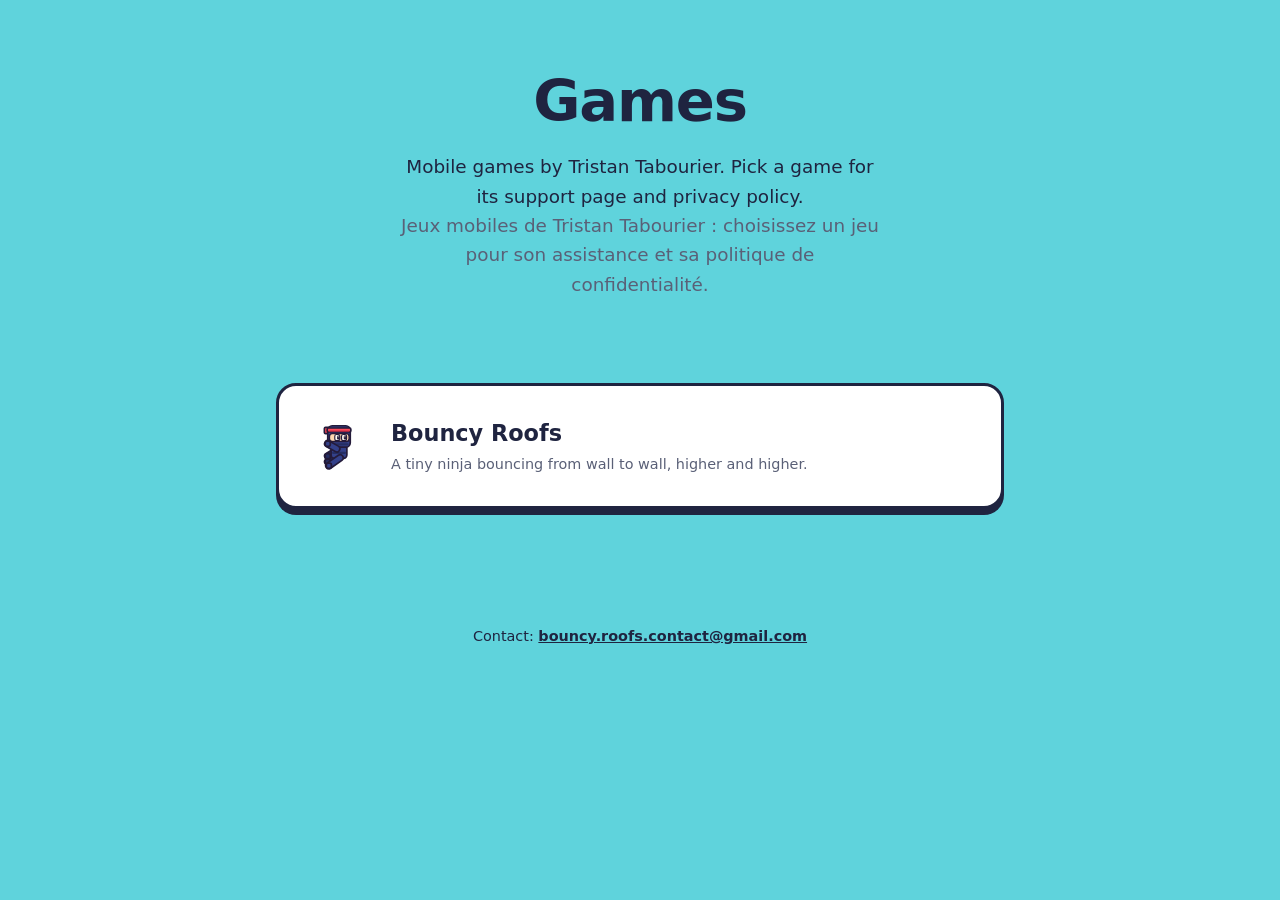
<file: index.html>
<!doctype html>
<html lang="en">
<head>
  <meta charset="utf-8">
  <meta name="viewport" content="width=device-width, initial-scale=1">
  <title>Games by Tristan Tabourier</title>
  <meta name="description" content="Mobile games by Tristan Tabourier: support and privacy policies.">
  <link rel="stylesheet" href="style.css">
</head>
<body>
  <header class="hero">
    <h1>Games</h1>
    <p>Mobile games by Tristan Tabourier. Pick a game for its support page and privacy policy.</p>
    <p class="lang">Jeux mobiles de Tristan Tabourier : choisissez un jeu pour son assistance et sa politique de confidentialité.</p>
  </header>

  <main class="wrap">
    <a class="card game" href="bouncy-roofs/">
      <img src="bouncy-roofs/assets/ninja.svg" alt="">
      <span>
        <strong>Bouncy Roofs</strong>
        <span class="lang">A tiny ninja bouncing from wall to wall, higher and higher.</span>
      </span>
    </a>
  </main>

  <footer>Contact: <a href="mailto:bouncy.roofs.contact@gmail.com">bouncy.roofs.contact@gmail.com</a></footer>
</body>
</html>
</file>
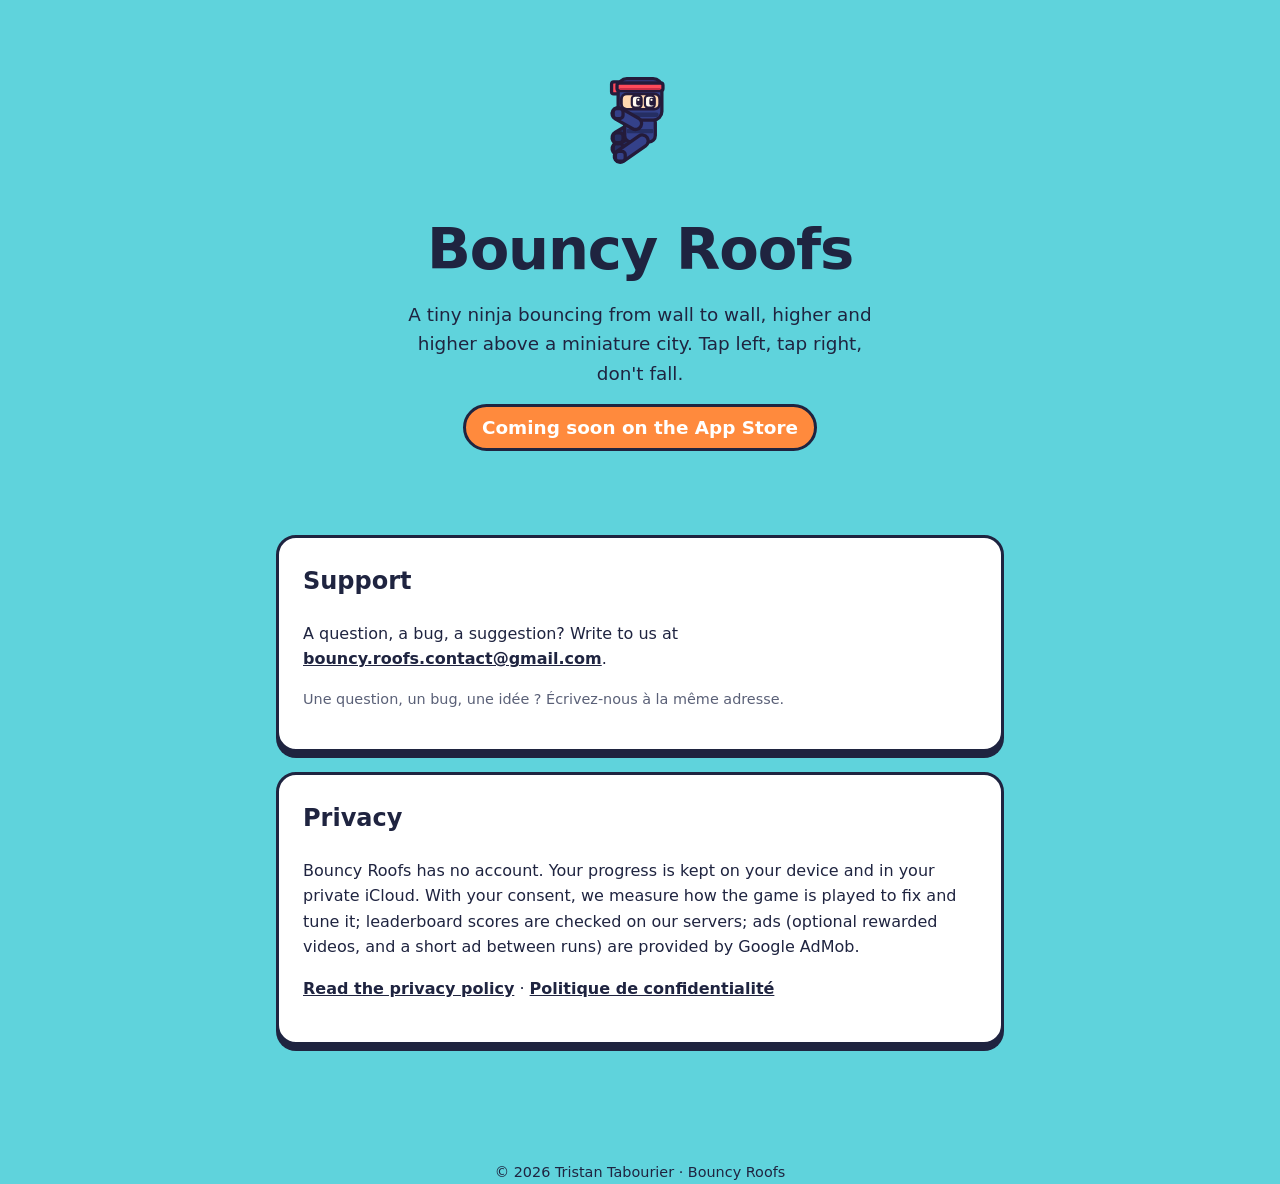
<file: bouncy-roofs/index.html>
<!doctype html>
<html lang="en">
<head>
  <meta charset="utf-8">
  <meta name="viewport" content="width=device-width, initial-scale=1">
  <title>Bouncy Roofs</title>
  <meta name="description" content="Bouncy Roofs — a tiny ninja bouncing from wall to wall, higher and higher. Mobile arcade game.">
  <link rel="stylesheet" href="../style.css">
</head>
<body>
  <header class="hero">
    <img src="assets/ninja.svg" alt="The Bouncy Roofs ninja">
    <h1>Bouncy Roofs</h1>
    <p>A tiny ninja bouncing from wall to wall, higher and higher above a miniature city. Tap left, tap right, don't fall.</p>
    <p style="margin-top:16px"><span class="badge">Coming soon on the App Store</span></p>
  </header>

  <main class="wrap">
    <section class="card" id="support">
      <h2>Support</h2>
      <p>A question, a bug, a suggestion? Write to us at
        <a href="mailto:bouncy.roofs.contact@gmail.com">bouncy.roofs.contact@gmail.com</a>.</p>
      <p class="lang">Une question, un bug, une idée ? Écrivez-nous à la même adresse.</p>
    </section>

    <section class="card">
      <h2>Privacy</h2>
      <p>Bouncy Roofs has no account. Your progress is kept on your device and in your private iCloud. With your consent, we measure how the game is played to fix and tune it; leaderboard scores are checked on our servers; ads (optional rewarded videos, and a short ad between runs) are provided by Google AdMob.</p>
      <p><a href="privacy.html">Read the privacy policy</a> · <a href="privacy.html#fr">Politique de confidentialité</a></p>
    </section>
  </main>

  <footer>© 2026 Tristan Tabourier · Bouncy Roofs</footer>
</body>
</html>
</file>
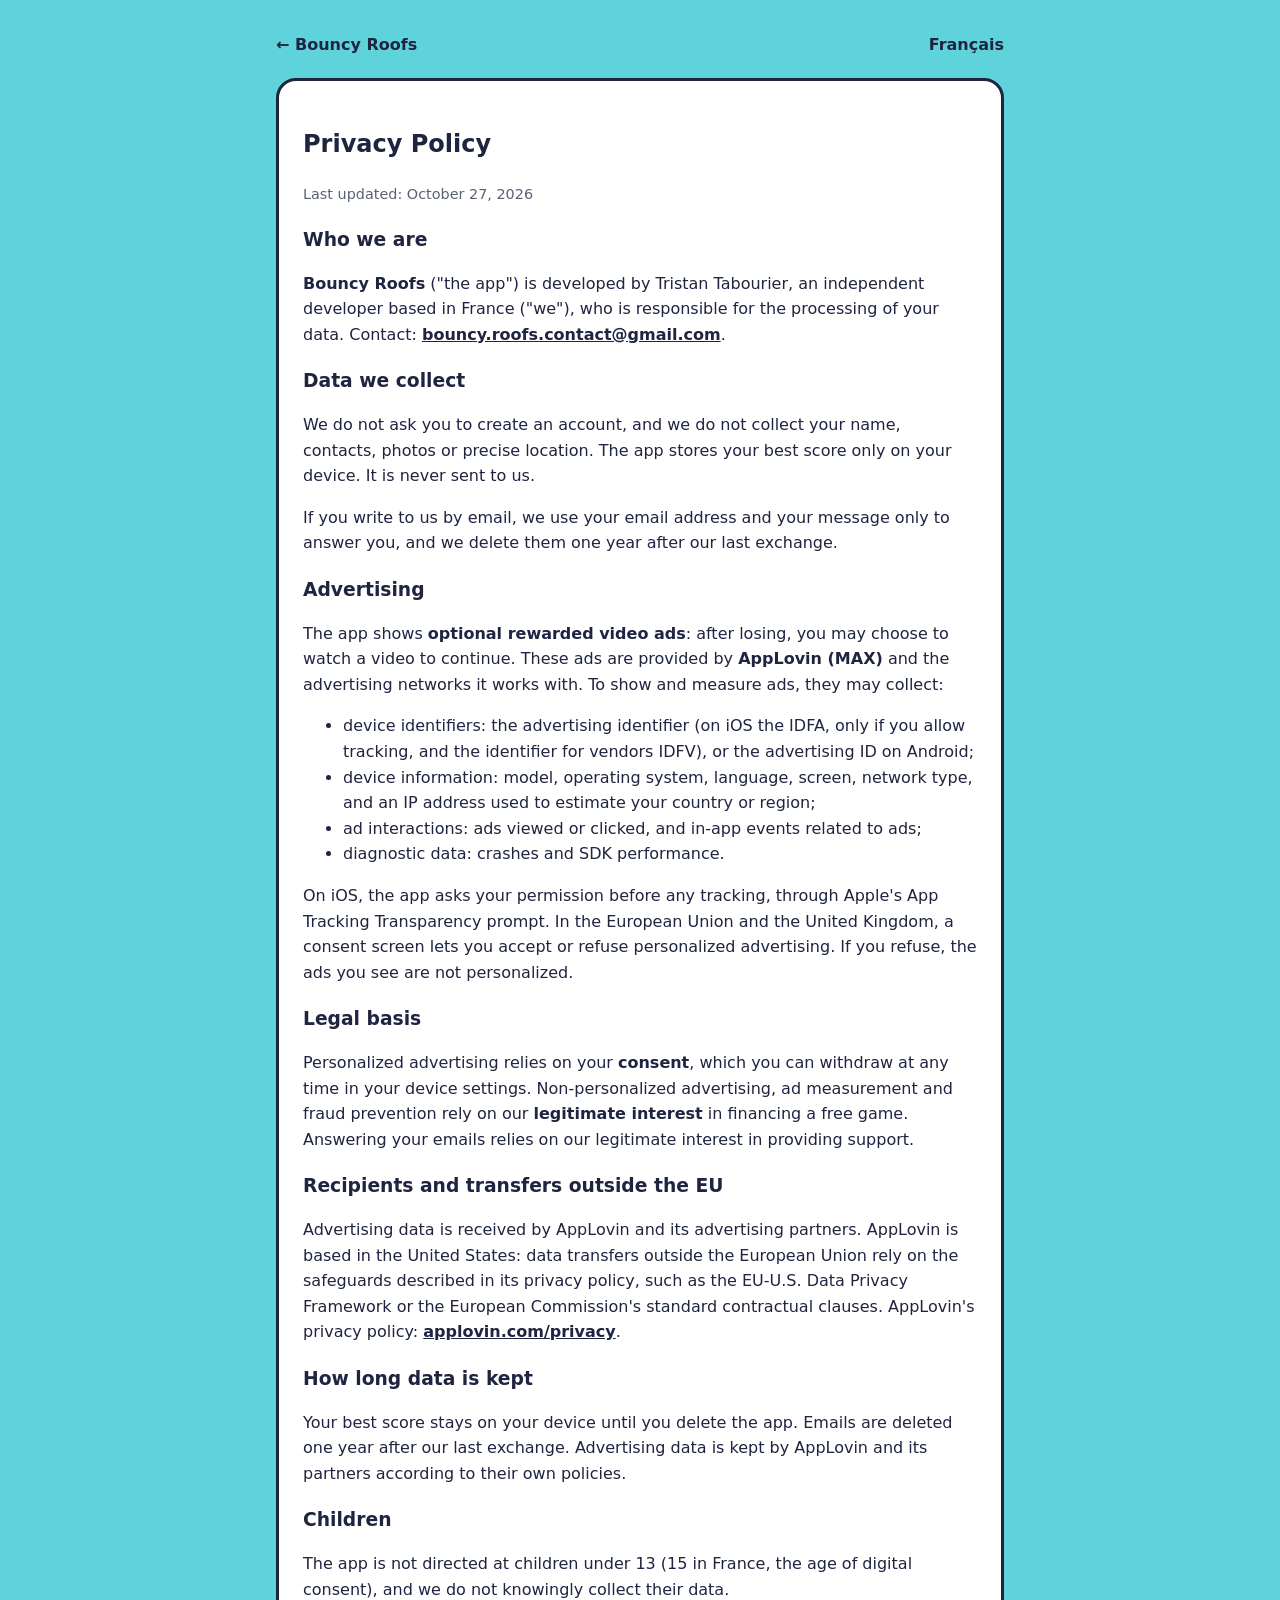
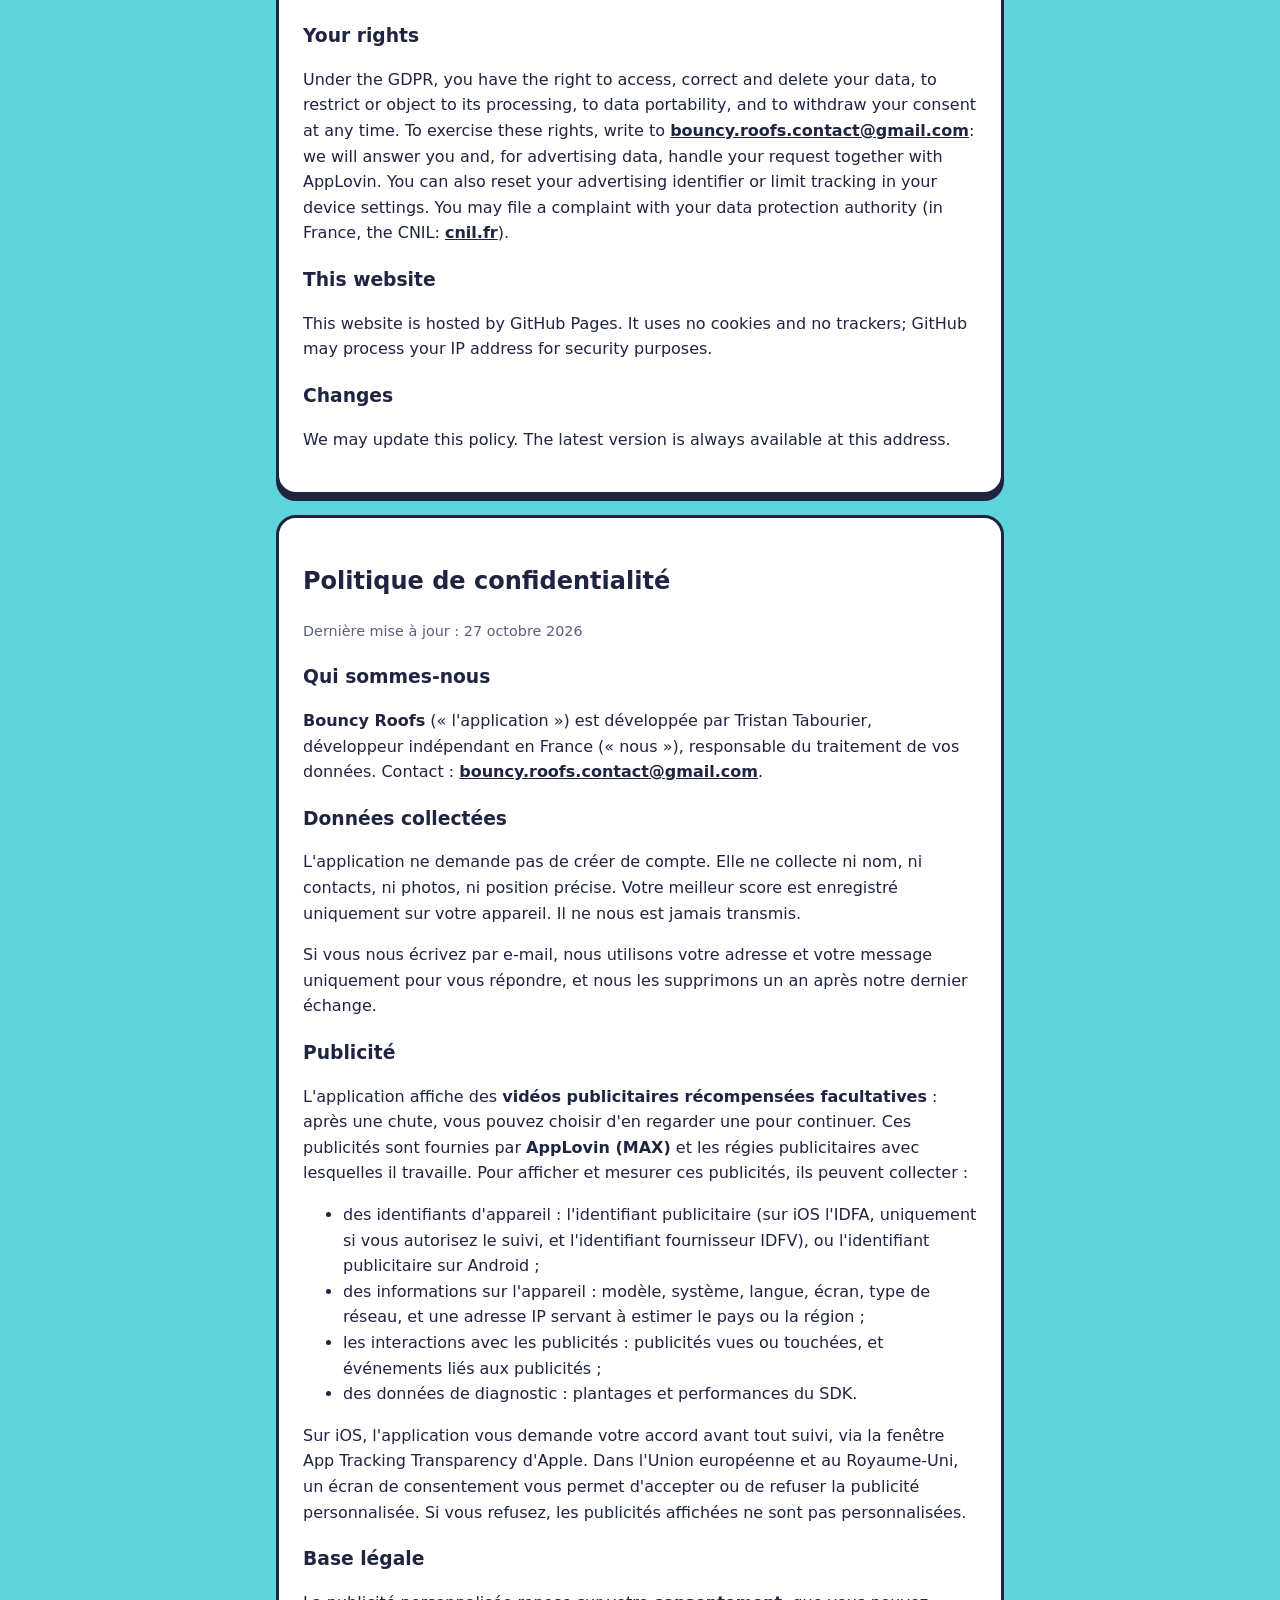
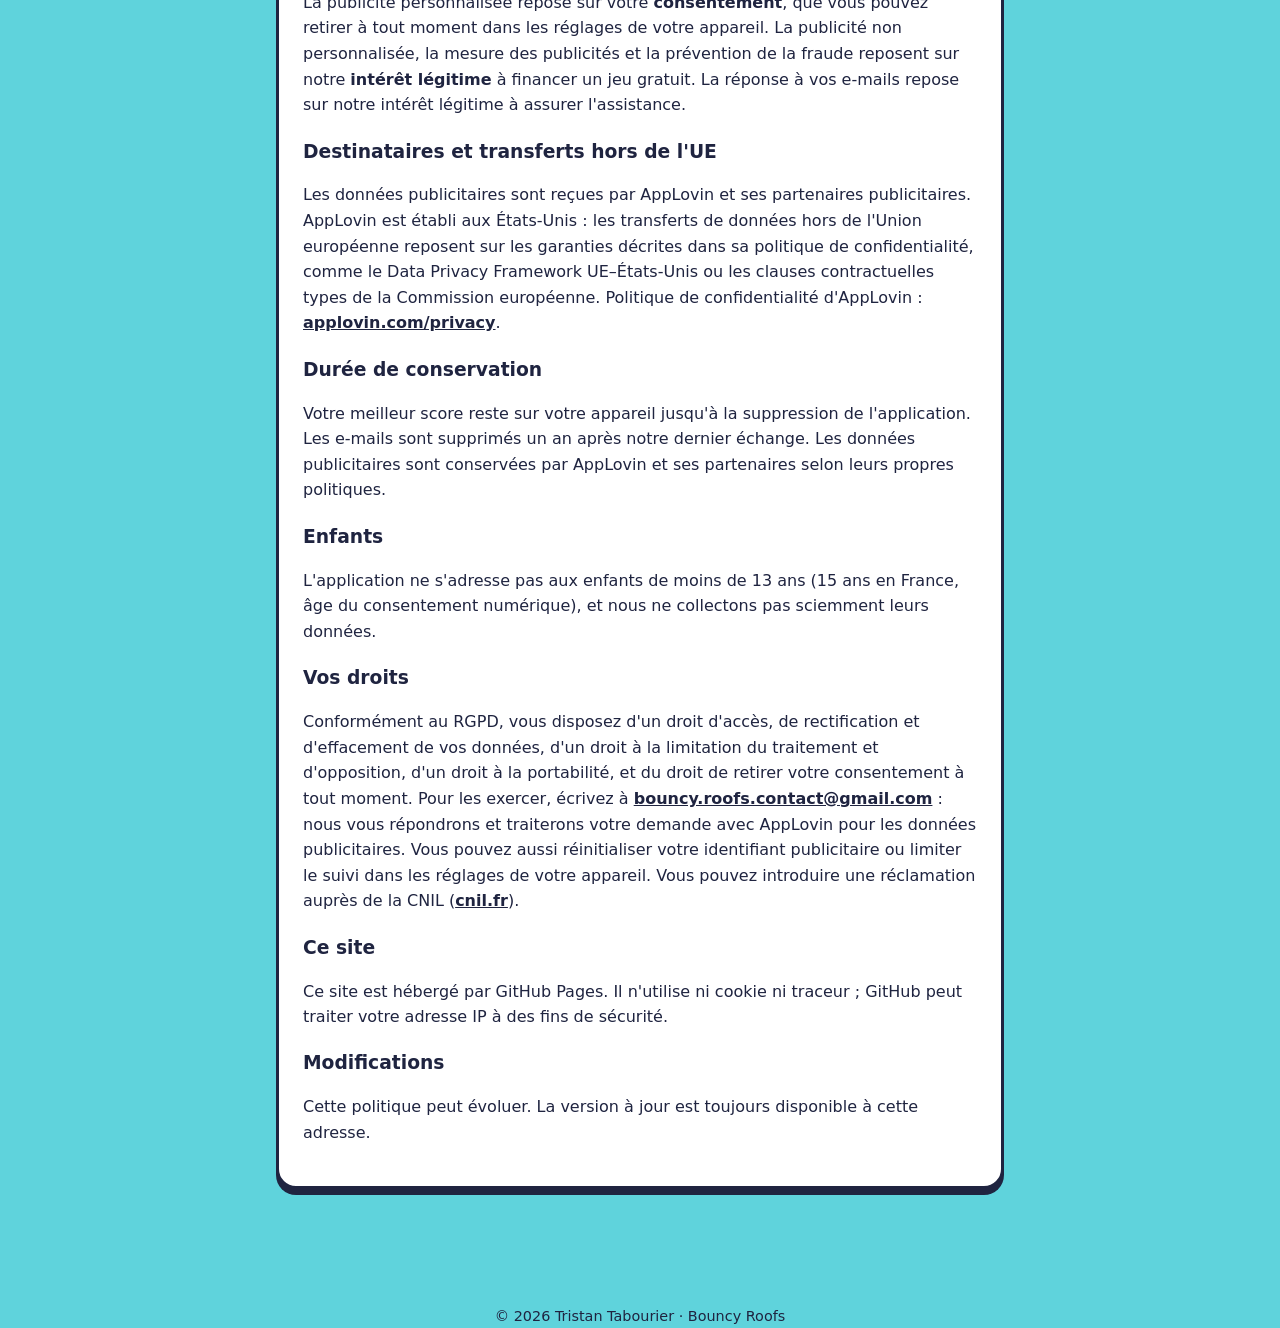
<file: privacy.html>
<!doctype html>
<html lang="en">
<head>
  <meta charset="utf-8">
  <meta name="viewport" content="width=device-width, initial-scale=1">
  <title>Bouncy Roofs — Privacy Policy</title>
  <link rel="stylesheet" href="style.css">
</head>
<body>
  <main class="wrap policy">
    <nav class="top"><a href="index.html">← Bouncy Roofs</a><a href="#fr">Français</a></nav>

    <article class="card">
      <h1>Privacy Policy</h1>
      <p class="lang">Last updated: October 27, 2026</p>

      <h3>Who we are</h3>
      <p><strong>Bouncy Roofs</strong> ("the app") is developed by Tristan Tabourier, an independent developer based in France ("we"), who is responsible for the processing of your data. Contact: <a href="mailto:bouncy.roofs.contact@gmail.com">bouncy.roofs.contact@gmail.com</a>.</p>

      <h3>Data we collect</h3>
      <p>We do not ask you to create an account, and we do not collect your name, contacts, photos or precise location. The app stores your best score only on your device. It is never sent to us.</p>
      <p>If you write to us by email, we use your email address and your message only to answer you, and we delete them one year after our last exchange.</p>

      <h3>Advertising</h3>
      <p>The app shows <strong>optional rewarded video ads</strong>: after losing, you may choose to watch a video to continue. These ads are provided by <strong>AppLovin (MAX)</strong> and the advertising networks it works with. To show and measure ads, they may collect:</p>
      <ul>
        <li>device identifiers: the advertising identifier (on iOS the IDFA, only if you allow tracking, and the identifier for vendors IDFV), or the advertising ID on Android;</li>
        <li>device information: model, operating system, language, screen, network type, and an IP address used to estimate your country or region;</li>
        <li>ad interactions: ads viewed or clicked, and in-app events related to ads;</li>
        <li>diagnostic data: crashes and SDK performance.</li>
      </ul>
      <p>On iOS, the app asks your permission before any tracking, through Apple's App Tracking Transparency prompt. In the European Union and the United Kingdom, a consent screen lets you accept or refuse personalized advertising. If you refuse, the ads you see are not personalized.</p>

      <h3>Legal basis</h3>
      <p>Personalized advertising relies on your <strong>consent</strong>, which you can withdraw at any time in your device settings. Non-personalized advertising, ad measurement and fraud prevention rely on our <strong>legitimate interest</strong> in financing a free game. Answering your emails relies on our legitimate interest in providing support.</p>

      <h3>Recipients and transfers outside the EU</h3>
      <p>Advertising data is received by AppLovin and its advertising partners. AppLovin is based in the United States: data transfers outside the European Union rely on the safeguards described in its privacy policy, such as the EU-U.S. Data Privacy Framework or the European Commission's standard contractual clauses. AppLovin's privacy policy: <a href="https://www.applovin.com/privacy/">applovin.com/privacy</a>.</p>

      <h3>How long data is kept</h3>
      <p>Your best score stays on your device until you delete the app. Emails are deleted one year after our last exchange. Advertising data is kept by AppLovin and its partners according to their own policies.</p>

      <h3>Children</h3>
      <p>The app is not directed at children under 13 (15 in France, the age of digital consent), and we do not knowingly collect their data.</p>

      <h3>Your rights</h3>
      <p>Under the GDPR, you have the right to access, correct and delete your data, to restrict or object to its processing, to data portability, and to withdraw your consent at any time. To exercise these rights, write to <a href="mailto:bouncy.roofs.contact@gmail.com">bouncy.roofs.contact@gmail.com</a>: we will answer you and, for advertising data, handle your request together with AppLovin. You can also reset your advertising identifier or limit tracking in your device settings. You may file a complaint with your data protection authority (in France, the CNIL: <a href="https://www.cnil.fr">cnil.fr</a>).</p>

      <h3>This website</h3>
      <p>This website is hosted by GitHub Pages. It uses no cookies and no trackers; GitHub may process your IP address for security purposes.</p>

      <h3>Changes</h3>
      <p>We may update this policy. The latest version is always available at this address.</p>
    </article>

    <article class="card" id="fr" lang="fr">
      <h1>Politique de confidentialité</h1>
      <p class="lang">Dernière mise à jour : 27 octobre 2026</p>

      <h3>Qui sommes-nous</h3>
      <p><strong>Bouncy Roofs</strong> (« l'application ») est développée par Tristan Tabourier, développeur indépendant en France (« nous »), responsable du traitement de vos données. Contact : <a href="mailto:bouncy.roofs.contact@gmail.com">bouncy.roofs.contact@gmail.com</a>.</p>

      <h3>Données collectées</h3>
      <p>L'application ne demande pas de créer de compte. Elle ne collecte ni nom, ni contacts, ni photos, ni position précise. Votre meilleur score est enregistré uniquement sur votre appareil. Il ne nous est jamais transmis.</p>
      <p>Si vous nous écrivez par e-mail, nous utilisons votre adresse et votre message uniquement pour vous répondre, et nous les supprimons un an après notre dernier échange.</p>

      <h3>Publicité</h3>
      <p>L'application affiche des <strong>vidéos publicitaires récompensées facultatives</strong> : après une chute, vous pouvez choisir d'en regarder une pour continuer. Ces publicités sont fournies par <strong>AppLovin (MAX)</strong> et les régies publicitaires avec lesquelles il travaille. Pour afficher et mesurer ces publicités, ils peuvent collecter :</p>
      <ul>
        <li>des identifiants d'appareil : l'identifiant publicitaire (sur iOS l'IDFA, uniquement si vous autorisez le suivi, et l'identifiant fournisseur IDFV), ou l'identifiant publicitaire sur Android ;</li>
        <li>des informations sur l'appareil : modèle, système, langue, écran, type de réseau, et une adresse IP servant à estimer le pays ou la région ;</li>
        <li>les interactions avec les publicités : publicités vues ou touchées, et événements liés aux publicités ;</li>
        <li>des données de diagnostic : plantages et performances du SDK.</li>
      </ul>
      <p>Sur iOS, l'application vous demande votre accord avant tout suivi, via la fenêtre App Tracking Transparency d'Apple. Dans l'Union européenne et au Royaume-Uni, un écran de consentement vous permet d'accepter ou de refuser la publicité personnalisée. Si vous refusez, les publicités affichées ne sont pas personnalisées.</p>

      <h3>Base légale</h3>
      <p>La publicité personnalisée repose sur votre <strong>consentement</strong>, que vous pouvez retirer à tout moment dans les réglages de votre appareil. La publicité non personnalisée, la mesure des publicités et la prévention de la fraude reposent sur notre <strong>intérêt légitime</strong> à financer un jeu gratuit. La réponse à vos e-mails repose sur notre intérêt légitime à assurer l'assistance.</p>

      <h3>Destinataires et transferts hors de l'UE</h3>
      <p>Les données publicitaires sont reçues par AppLovin et ses partenaires publicitaires. AppLovin est établi aux États-Unis : les transferts de données hors de l'Union européenne reposent sur les garanties décrites dans sa politique de confidentialité, comme le Data Privacy Framework UE–États-Unis ou les clauses contractuelles types de la Commission européenne. Politique de confidentialité d'AppLovin : <a href="https://www.applovin.com/privacy/">applovin.com/privacy</a>.</p>

      <h3>Durée de conservation</h3>
      <p>Votre meilleur score reste sur votre appareil jusqu'à la suppression de l'application. Les e-mails sont supprimés un an après notre dernier échange. Les données publicitaires sont conservées par AppLovin et ses partenaires selon leurs propres politiques.</p>

      <h3>Enfants</h3>
      <p>L'application ne s'adresse pas aux enfants de moins de 13 ans (15 ans en France, âge du consentement numérique), et nous ne collectons pas sciemment leurs données.</p>

      <h3>Vos droits</h3>
      <p>Conformément au RGPD, vous disposez d'un droit d'accès, de rectification et d'effacement de vos données, d'un droit à la limitation du traitement et d'opposition, d'un droit à la portabilité, et du droit de retirer votre consentement à tout moment. Pour les exercer, écrivez à <a href="mailto:bouncy.roofs.contact@gmail.com">bouncy.roofs.contact@gmail.com</a> : nous vous répondrons et traiterons votre demande avec AppLovin pour les données publicitaires. Vous pouvez aussi réinitialiser votre identifiant publicitaire ou limiter le suivi dans les réglages de votre appareil. Vous pouvez introduire une réclamation auprès de la CNIL (<a href="https://www.cnil.fr">cnil.fr</a>).</p>

      <h3>Ce site</h3>
      <p>Ce site est hébergé par GitHub Pages. Il n'utilise ni cookie ni traceur ; GitHub peut traiter votre adresse IP à des fins de sécurité.</p>

      <h3>Modifications</h3>
      <p>Cette politique peut évoluer. La version à jour est toujours disponible à cette adresse.</p>
    </article>
  </main>
  <footer>© 2026 Tristan Tabourier · Bouncy Roofs</footer>
</body>
</html>
</file>
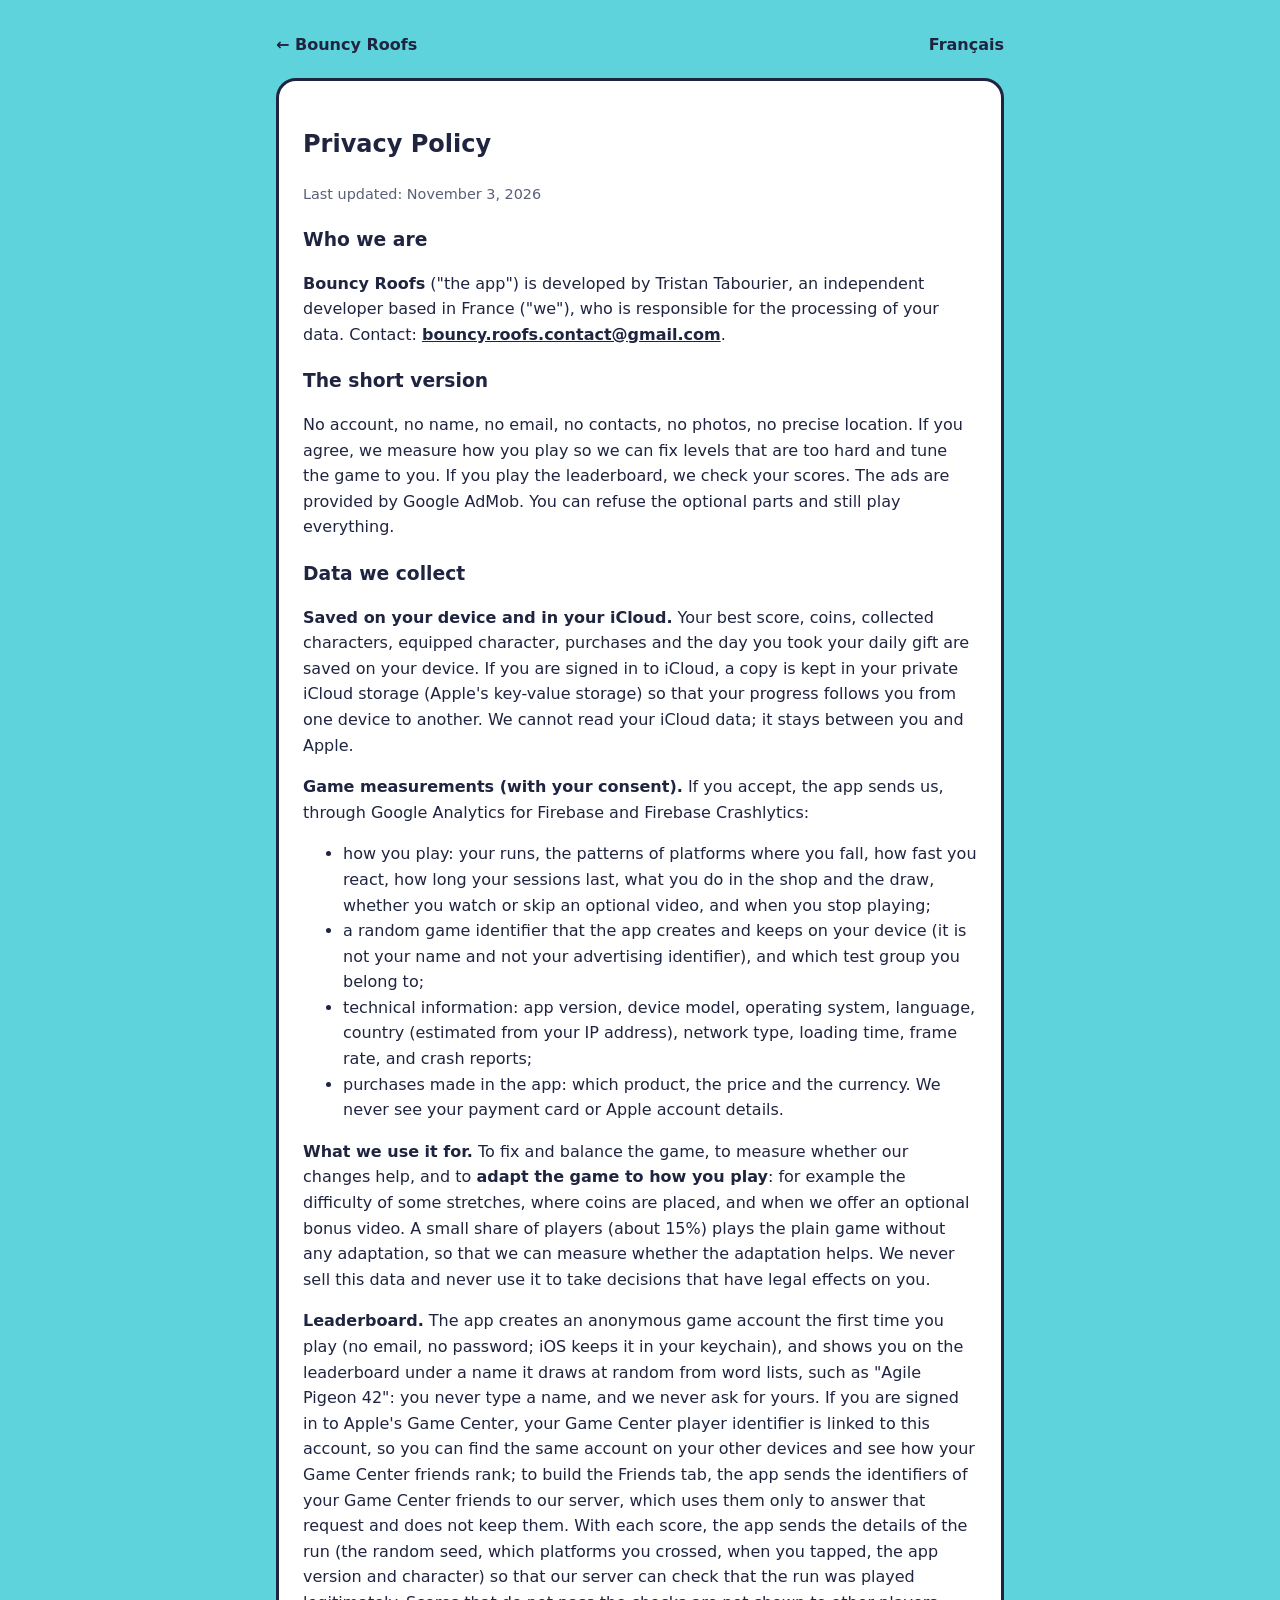
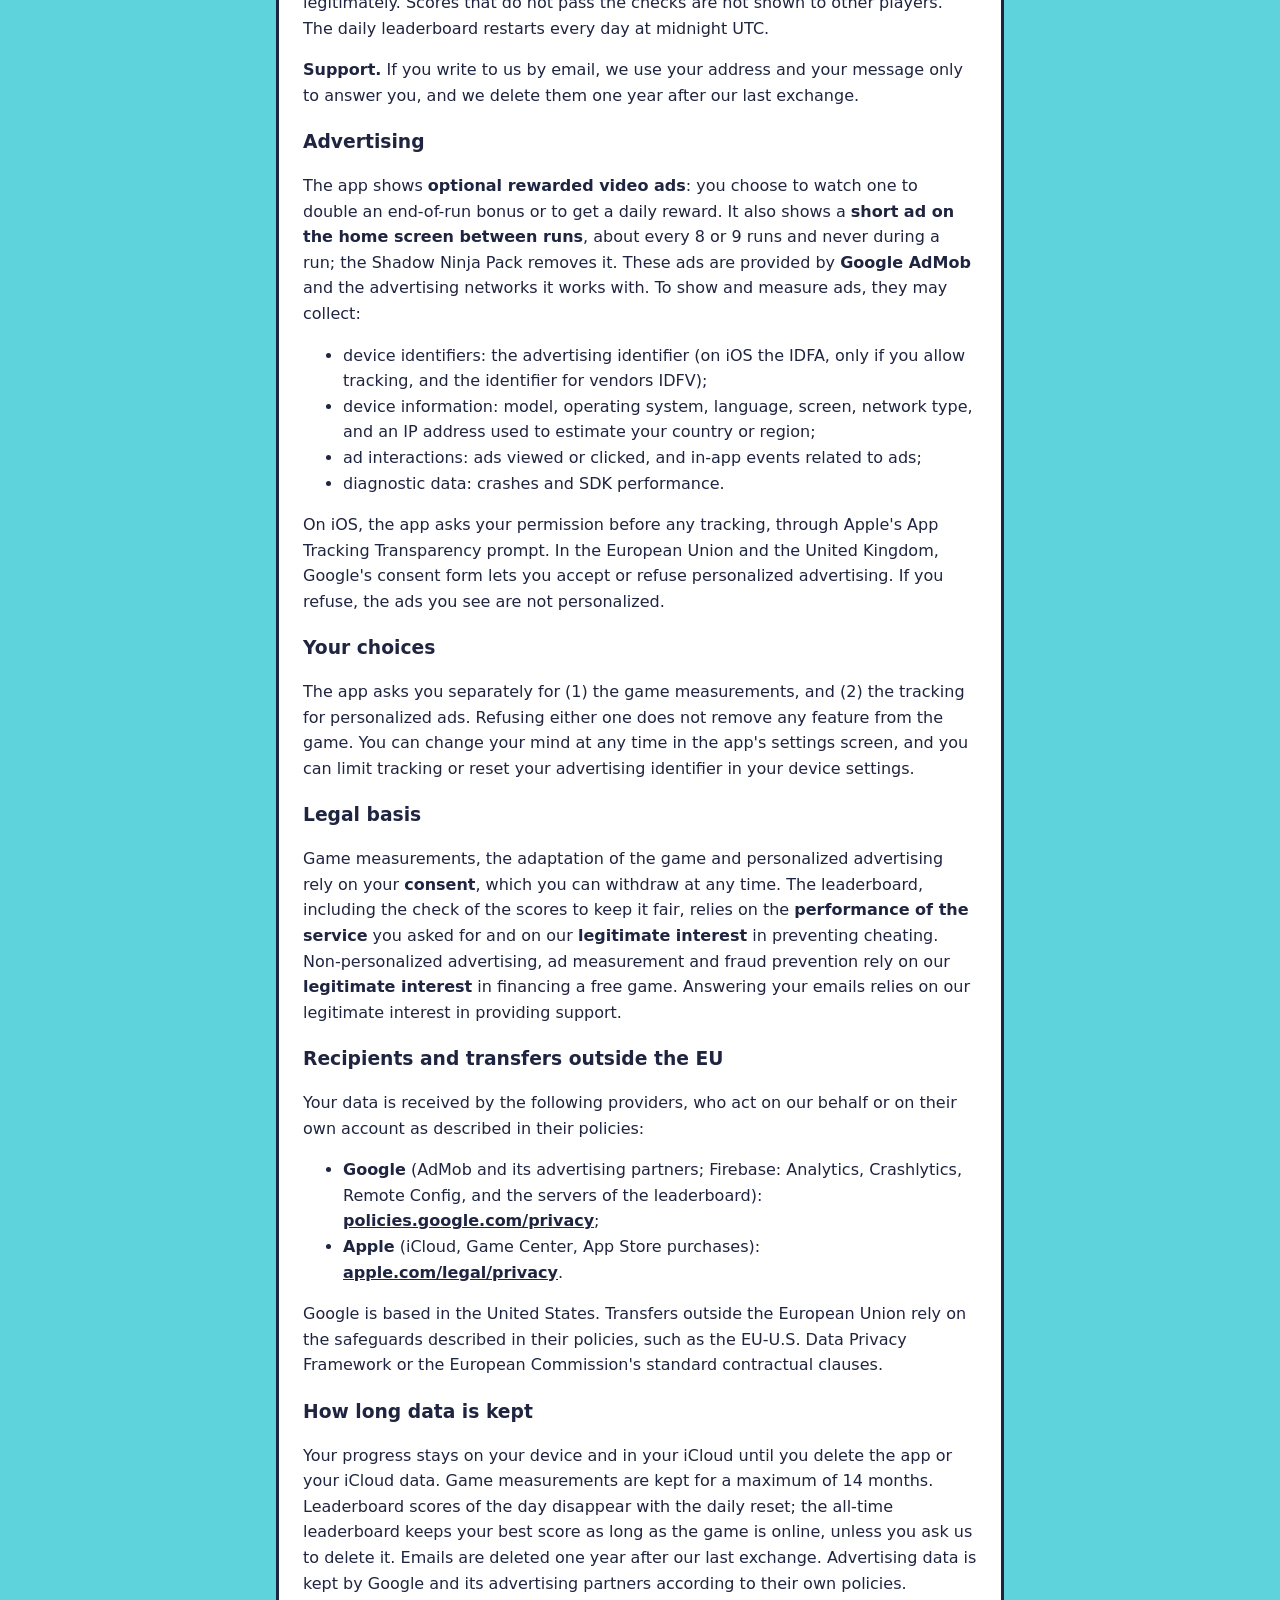
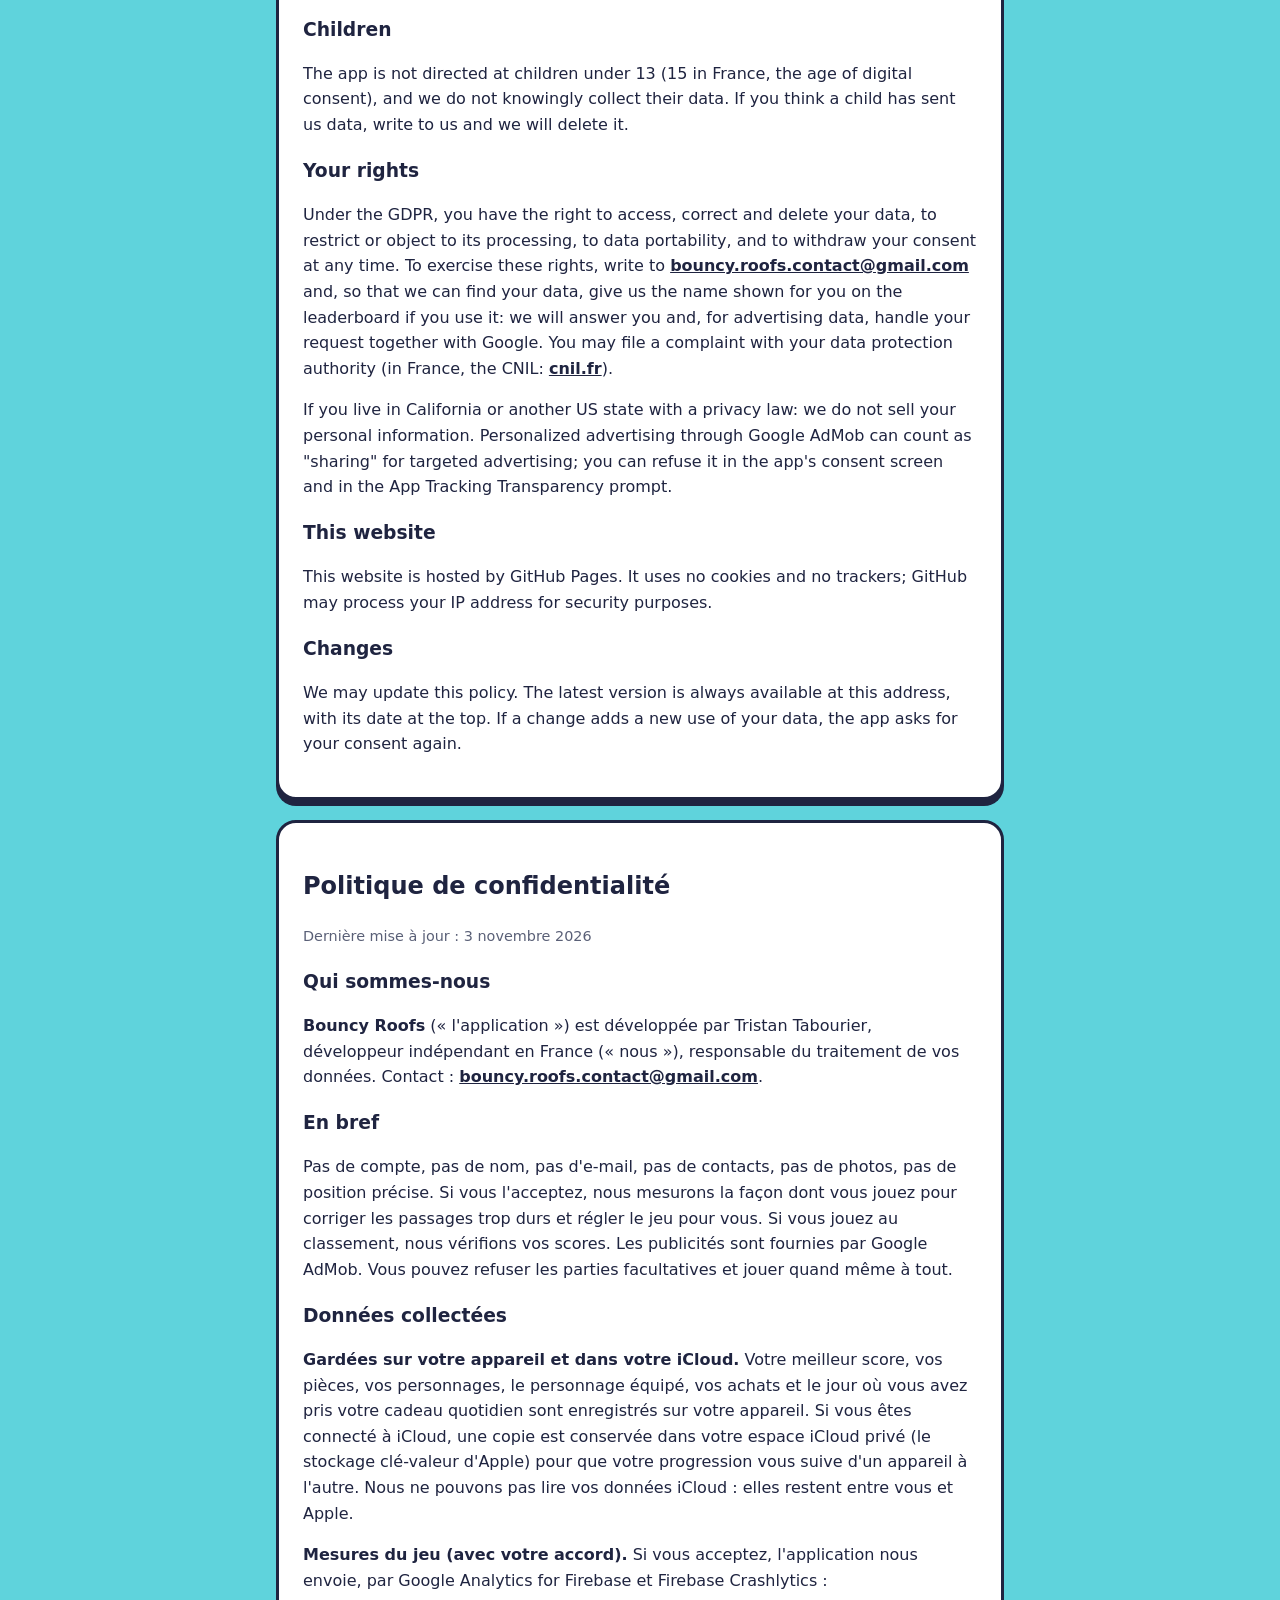
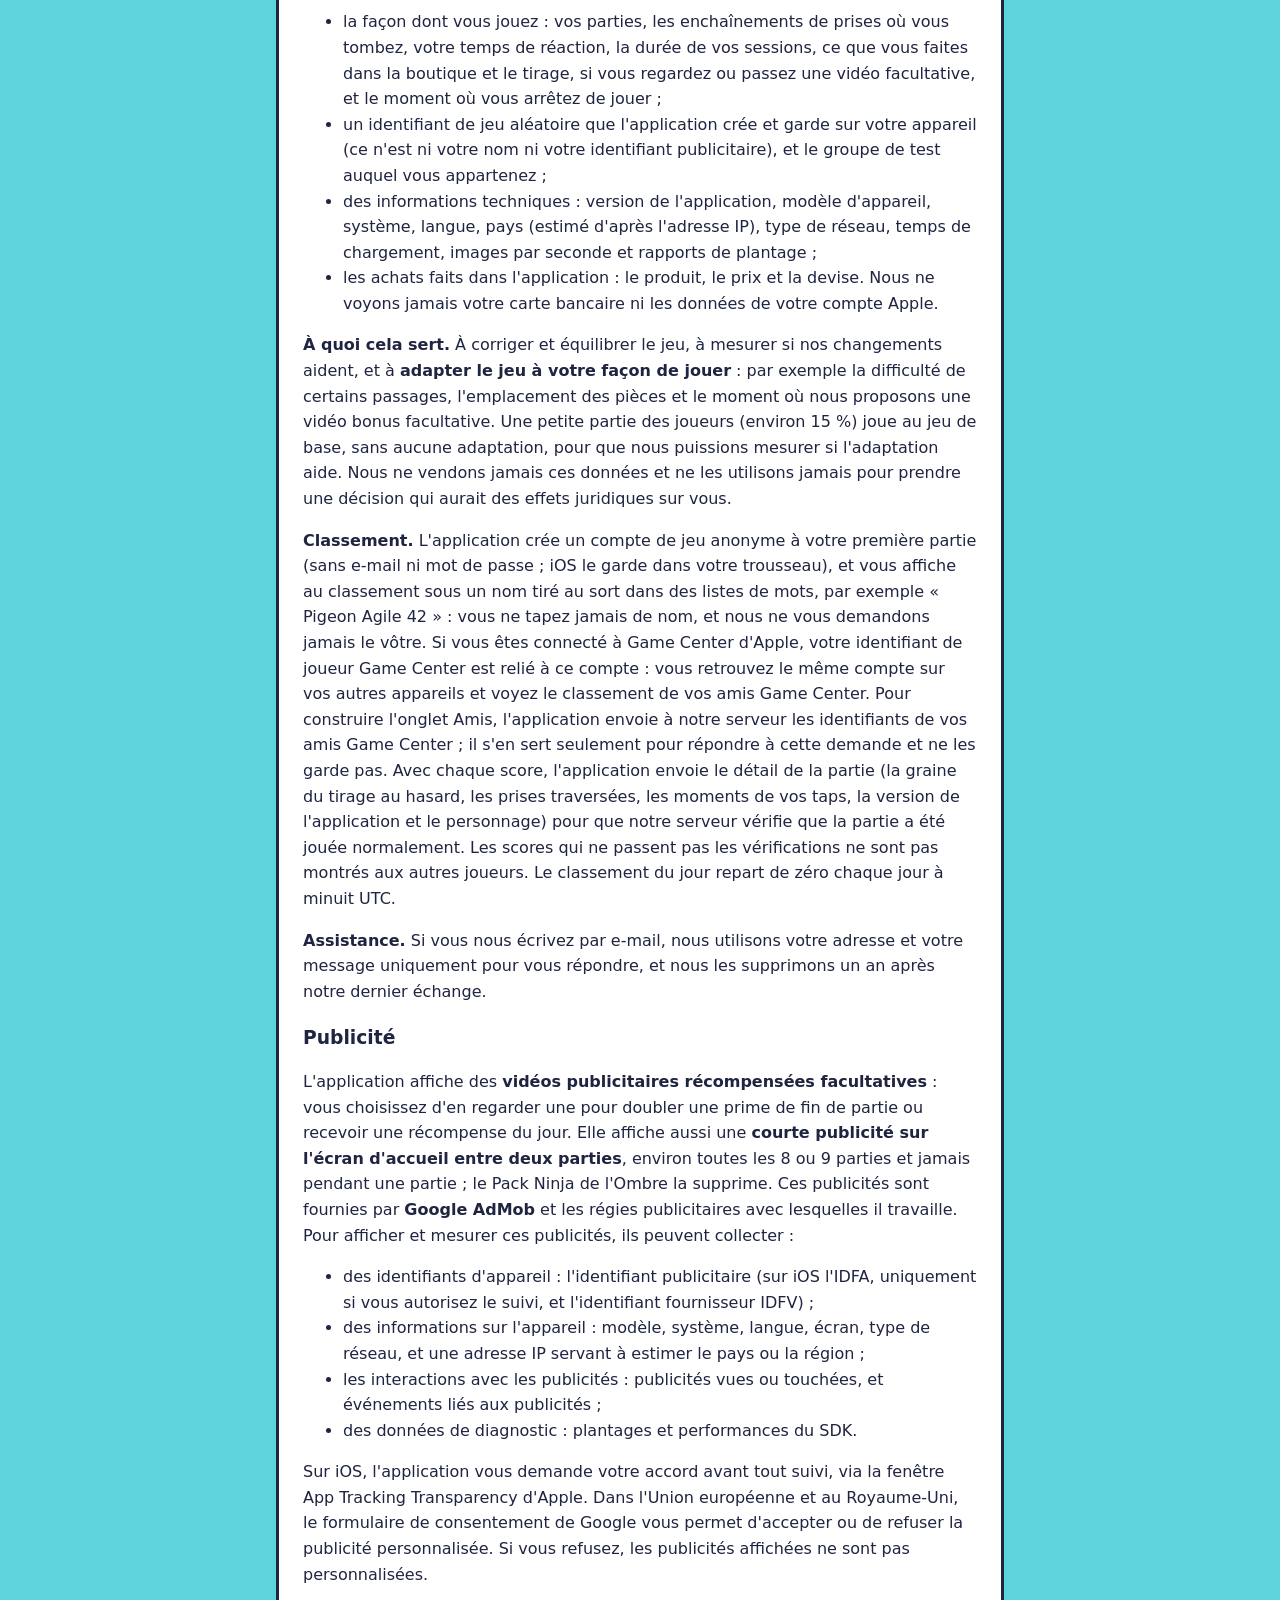
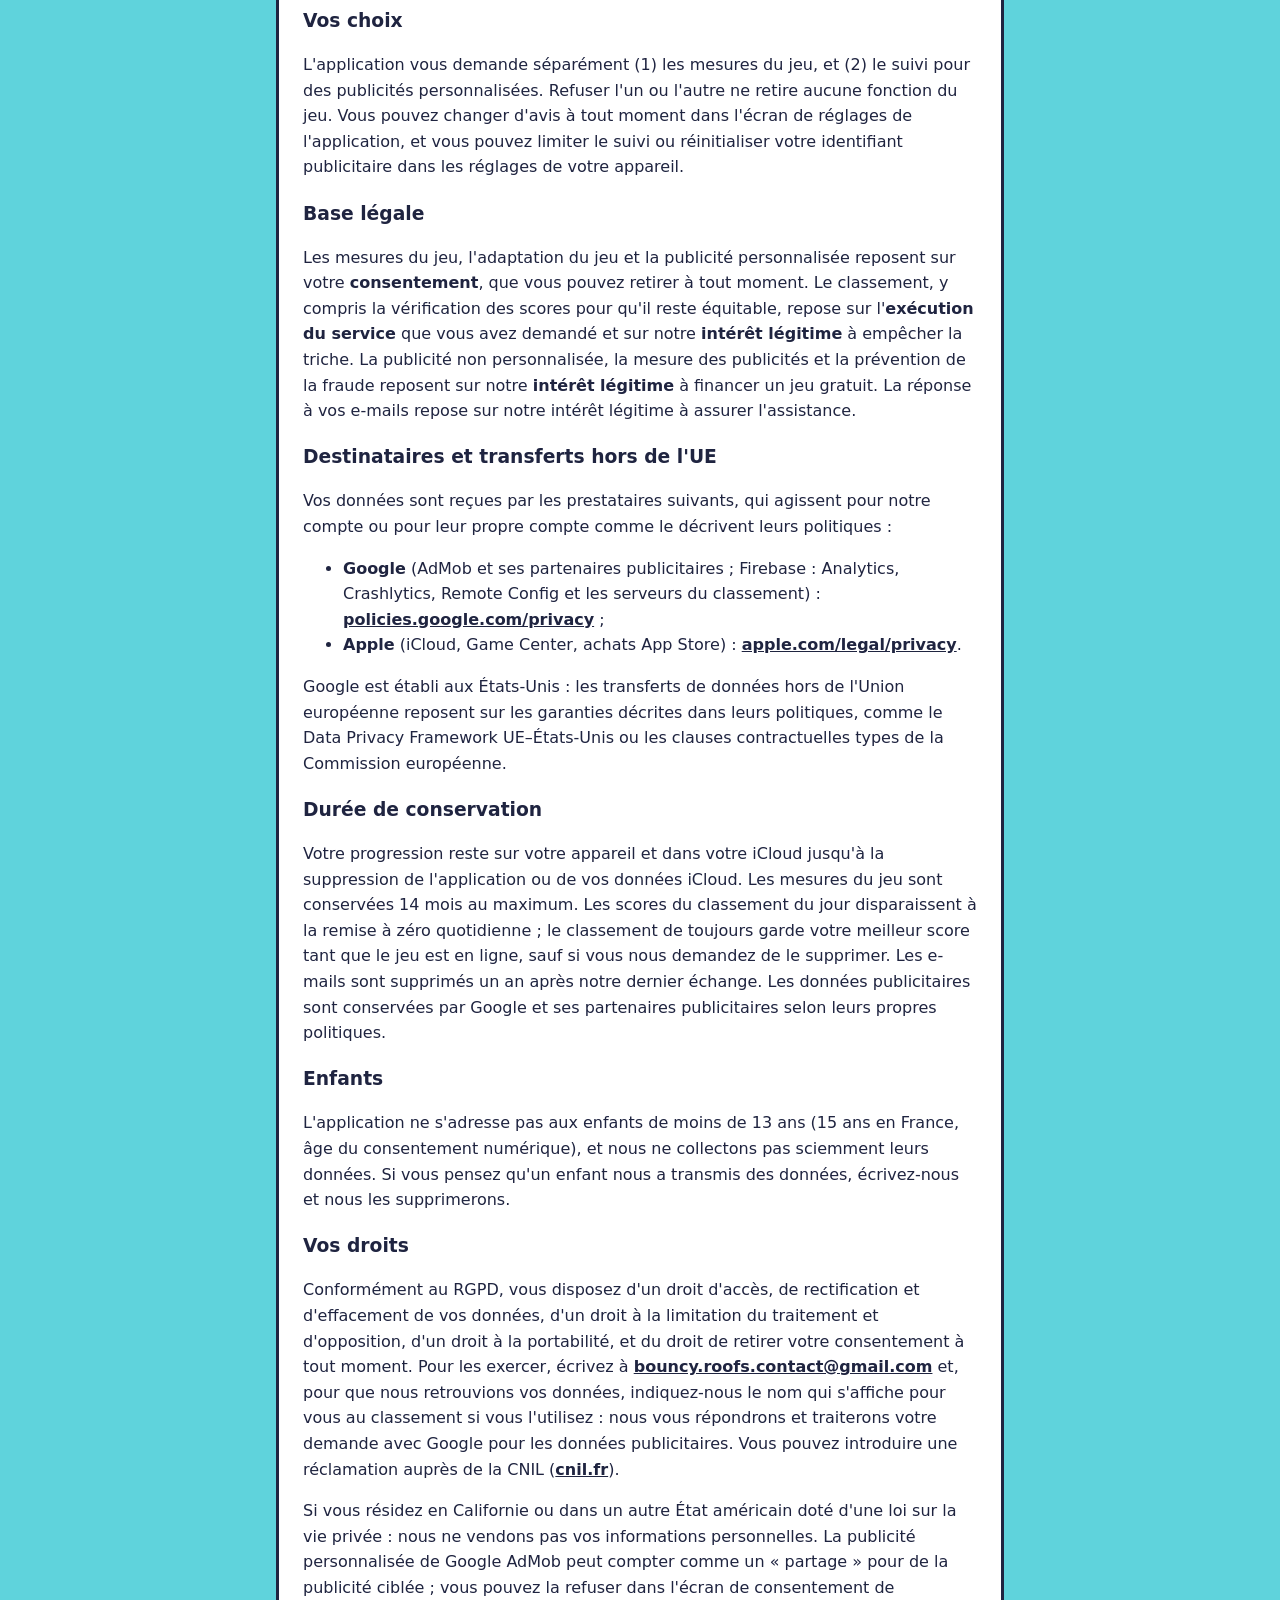
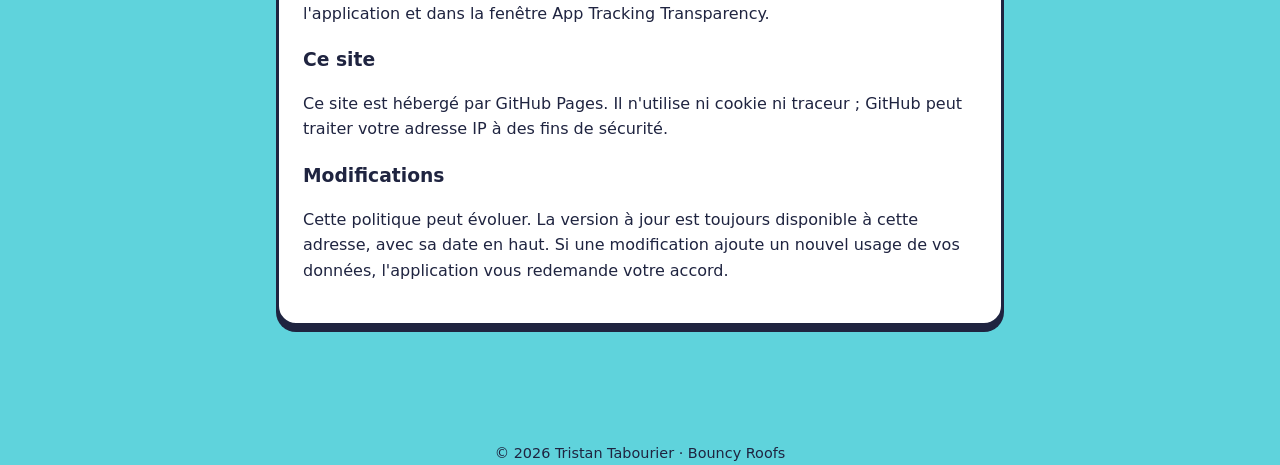
<file: bouncy-roofs/privacy.html>
<!doctype html>
<html lang="en">
<head>
  <meta charset="utf-8">
  <meta name="viewport" content="width=device-width, initial-scale=1">
  <title>Bouncy Roofs — Privacy Policy</title>
  <link rel="stylesheet" href="../style.css">
</head>
<body>
  <main class="wrap policy">
    <nav class="top"><a href="./">← Bouncy Roofs</a><a href="#fr">Français</a></nav>

    <article class="card">
      <h1>Privacy Policy</h1>
      <p class="lang">Last updated: November 3, 2026</p>

      <h3>Who we are</h3>
      <p><strong>Bouncy Roofs</strong> ("the app") is developed by Tristan Tabourier, an independent developer based in France ("we"), who is responsible for the processing of your data. Contact: <a href="mailto:bouncy.roofs.contact@gmail.com">bouncy.roofs.contact@gmail.com</a>.</p>

      <h3>The short version</h3>
      <p>No account, no name, no email, no contacts, no photos, no precise location. If you agree, we measure how you play so we can fix levels that are too hard and tune the game to you. If you play the leaderboard, we check your scores. The ads are provided by Google AdMob. You can refuse the optional parts and still play everything.</p>

      <h3>Data we collect</h3>
      <p><strong>Saved on your device and in your iCloud.</strong> Your best score, coins, collected characters, equipped character, purchases and the day you took your daily gift are saved on your device. If you are signed in to iCloud, a copy is kept in your private iCloud storage (Apple's key-value storage) so that your progress follows you from one device to another. We cannot read your iCloud data; it stays between you and Apple.</p>
      <p><strong>Game measurements (with your consent).</strong> If you accept, the app sends us, through Google Analytics for Firebase and Firebase Crashlytics:</p>
      <ul>
        <li>how you play: your runs, the patterns of platforms where you fall, how fast you react, how long your sessions last, what you do in the shop and the draw, whether you watch or skip an optional video, and when you stop playing;</li>
        <li>a random game identifier that the app creates and keeps on your device (it is not your name and not your advertising identifier), and which test group you belong to;</li>
        <li>technical information: app version, device model, operating system, language, country (estimated from your IP address), network type, loading time, frame rate, and crash reports;</li>
        <li>purchases made in the app: which product, the price and the currency. We never see your payment card or Apple account details.</li>
      </ul>
      <p><strong>What we use it for.</strong> To fix and balance the game, to measure whether our changes help, and to <strong>adapt the game to how you play</strong>: for example the difficulty of some stretches, where coins are placed, and when we offer an optional bonus video. A small share of players (about 15%) plays the plain game without any adaptation, so that we can measure whether the adaptation helps. We never sell this data and never use it to take decisions that have legal effects on you.</p>
      <p><strong>Leaderboard.</strong> The app creates an anonymous game account the first time you play (no email, no password; iOS keeps it in your keychain), and shows you on the leaderboard under a name it draws at random from word lists, such as "Agile Pigeon 42": you never type a name, and we never ask for yours. If you are signed in to Apple's Game Center, your Game Center player identifier is linked to this account, so you can find the same account on your other devices and see how your Game Center friends rank; to build the Friends tab, the app sends the identifiers of your Game Center friends to our server, which uses them only to answer that request and does not keep them. With each score, the app sends the details of the run (the random seed, which platforms you crossed, when you tapped, the app version and character) so that our server can check that the run was played legitimately. Scores that do not pass the checks are not shown to other players. The daily leaderboard restarts every day at midnight UTC.</p>
      <p><strong>Support.</strong> If you write to us by email, we use your address and your message only to answer you, and we delete them one year after our last exchange.</p>

      <h3>Advertising</h3>
      <p>The app shows <strong>optional rewarded video ads</strong>: you choose to watch one to double an end-of-run bonus or to get a daily reward. It also shows a <strong>short ad on the home screen between runs</strong>, about every 8 or 9 runs and never during a run; the Shadow Ninja Pack removes it. These ads are provided by <strong>Google AdMob</strong> and the advertising networks it works with. To show and measure ads, they may collect:</p>
      <ul>
        <li>device identifiers: the advertising identifier (on iOS the IDFA, only if you allow tracking, and the identifier for vendors IDFV);</li>
        <li>device information: model, operating system, language, screen, network type, and an IP address used to estimate your country or region;</li>
        <li>ad interactions: ads viewed or clicked, and in-app events related to ads;</li>
        <li>diagnostic data: crashes and SDK performance.</li>
      </ul>
      <p>On iOS, the app asks your permission before any tracking, through Apple's App Tracking Transparency prompt. In the European Union and the United Kingdom, Google's consent form lets you accept or refuse personalized advertising. If you refuse, the ads you see are not personalized.</p>

      <h3>Your choices</h3>
      <p>The app asks you separately for (1) the game measurements, and (2) the tracking for personalized ads. Refusing either one does not remove any feature from the game. You can change your mind at any time in the app's settings screen, and you can limit tracking or reset your advertising identifier in your device settings.</p>

      <h3>Legal basis</h3>
      <p>Game measurements, the adaptation of the game and personalized advertising rely on your <strong>consent</strong>, which you can withdraw at any time. The leaderboard, including the check of the scores to keep it fair, relies on the <strong>performance of the service</strong> you asked for and on our <strong>legitimate interest</strong> in preventing cheating. Non-personalized advertising, ad measurement and fraud prevention rely on our <strong>legitimate interest</strong> in financing a free game. Answering your emails relies on our legitimate interest in providing support.</p>

      <h3>Recipients and transfers outside the EU</h3>
      <p>Your data is received by the following providers, who act on our behalf or on their own account as described in their policies:</p>
      <ul>
        <li><strong>Google</strong> (AdMob and its advertising partners; Firebase: Analytics, Crashlytics, Remote Config, and the servers of the leaderboard): <a href="https://policies.google.com/privacy">policies.google.com/privacy</a>;</li>
        <li><strong>Apple</strong> (iCloud, Game Center, App Store purchases): <a href="https://www.apple.com/legal/privacy/">apple.com/legal/privacy</a>.</li>
      </ul>
      <p>Google is based in the United States. Transfers outside the European Union rely on the safeguards described in their policies, such as the EU-U.S. Data Privacy Framework or the European Commission's standard contractual clauses.</p>

      <h3>How long data is kept</h3>
      <p>Your progress stays on your device and in your iCloud until you delete the app or your iCloud data. Game measurements are kept for a maximum of 14 months. Leaderboard scores of the day disappear with the daily reset; the all-time leaderboard keeps your best score as long as the game is online, unless you ask us to delete it. Emails are deleted one year after our last exchange. Advertising data is kept by Google and its advertising partners according to their own policies.</p>

      <h3>Children</h3>
      <p>The app is not directed at children under 13 (15 in France, the age of digital consent), and we do not knowingly collect their data. If you think a child has sent us data, write to us and we will delete it.</p>

      <h3>Your rights</h3>
      <p>Under the GDPR, you have the right to access, correct and delete your data, to restrict or object to its processing, to data portability, and to withdraw your consent at any time. To exercise these rights, write to <a href="mailto:bouncy.roofs.contact@gmail.com">bouncy.roofs.contact@gmail.com</a> and, so that we can find your data, give us the name shown for you on the leaderboard if you use it: we will answer you and, for advertising data, handle your request together with Google. You may file a complaint with your data protection authority (in France, the CNIL: <a href="https://www.cnil.fr">cnil.fr</a>).</p>
      <p>If you live in California or another US state with a privacy law: we do not sell your personal information. Personalized advertising through Google AdMob can count as "sharing" for targeted advertising; you can refuse it in the app's consent screen and in the App Tracking Transparency prompt.</p>

      <h3>This website</h3>
      <p>This website is hosted by GitHub Pages. It uses no cookies and no trackers; GitHub may process your IP address for security purposes.</p>

      <h3>Changes</h3>
      <p>We may update this policy. The latest version is always available at this address, with its date at the top. If a change adds a new use of your data, the app asks for your consent again.</p>
    </article>

    <article class="card" id="fr" lang="fr">
      <h1>Politique de confidentialité</h1>
      <p class="lang">Dernière mise à jour : 3 novembre 2026</p>

      <h3>Qui sommes-nous</h3>
      <p><strong>Bouncy Roofs</strong> (« l'application ») est développée par Tristan Tabourier, développeur indépendant en France (« nous »), responsable du traitement de vos données. Contact : <a href="mailto:bouncy.roofs.contact@gmail.com">bouncy.roofs.contact@gmail.com</a>.</p>

      <h3>En bref</h3>
      <p>Pas de compte, pas de nom, pas d'e-mail, pas de contacts, pas de photos, pas de position précise. Si vous l'acceptez, nous mesurons la façon dont vous jouez pour corriger les passages trop durs et régler le jeu pour vous. Si vous jouez au classement, nous vérifions vos scores. Les publicités sont fournies par Google AdMob. Vous pouvez refuser les parties facultatives et jouer quand même à tout.</p>

      <h3>Données collectées</h3>
      <p><strong>Gardées sur votre appareil et dans votre iCloud.</strong> Votre meilleur score, vos pièces, vos personnages, le personnage équipé, vos achats et le jour où vous avez pris votre cadeau quotidien sont enregistrés sur votre appareil. Si vous êtes connecté à iCloud, une copie est conservée dans votre espace iCloud privé (le stockage clé-valeur d'Apple) pour que votre progression vous suive d'un appareil à l'autre. Nous ne pouvons pas lire vos données iCloud : elles restent entre vous et Apple.</p>
      <p><strong>Mesures du jeu (avec votre accord).</strong> Si vous acceptez, l'application nous envoie, par Google Analytics for Firebase et Firebase Crashlytics :</p>
      <ul>
        <li>la façon dont vous jouez : vos parties, les enchaînements de prises où vous tombez, votre temps de réaction, la durée de vos sessions, ce que vous faites dans la boutique et le tirage, si vous regardez ou passez une vidéo facultative, et le moment où vous arrêtez de jouer ;</li>
        <li>un identifiant de jeu aléatoire que l'application crée et garde sur votre appareil (ce n'est ni votre nom ni votre identifiant publicitaire), et le groupe de test auquel vous appartenez ;</li>
        <li>des informations techniques : version de l'application, modèle d'appareil, système, langue, pays (estimé d'après l'adresse IP), type de réseau, temps de chargement, images par seconde et rapports de plantage ;</li>
        <li>les achats faits dans l'application : le produit, le prix et la devise. Nous ne voyons jamais votre carte bancaire ni les données de votre compte Apple.</li>
      </ul>
      <p><strong>À quoi cela sert.</strong> À corriger et équilibrer le jeu, à mesurer si nos changements aident, et à <strong>adapter le jeu à votre façon de jouer</strong> : par exemple la difficulté de certains passages, l'emplacement des pièces et le moment où nous proposons une vidéo bonus facultative. Une petite partie des joueurs (environ 15 %) joue au jeu de base, sans aucune adaptation, pour que nous puissions mesurer si l'adaptation aide. Nous ne vendons jamais ces données et ne les utilisons jamais pour prendre une décision qui aurait des effets juridiques sur vous.</p>
      <p><strong>Classement.</strong> L'application crée un compte de jeu anonyme à votre première partie (sans e-mail ni mot de passe ; iOS le garde dans votre trousseau), et vous affiche au classement sous un nom tiré au sort dans des listes de mots, par exemple « Pigeon Agile 42 » : vous ne tapez jamais de nom, et nous ne vous demandons jamais le vôtre. Si vous êtes connecté à Game Center d'Apple, votre identifiant de joueur Game Center est relié à ce compte : vous retrouvez le même compte sur vos autres appareils et voyez le classement de vos amis Game Center. Pour construire l'onglet Amis, l'application envoie à notre serveur les identifiants de vos amis Game Center ; il s'en sert seulement pour répondre à cette demande et ne les garde pas. Avec chaque score, l'application envoie le détail de la partie (la graine du tirage au hasard, les prises traversées, les moments de vos taps, la version de l'application et le personnage) pour que notre serveur vérifie que la partie a été jouée normalement. Les scores qui ne passent pas les vérifications ne sont pas montrés aux autres joueurs. Le classement du jour repart de zéro chaque jour à minuit UTC.</p>
      <p><strong>Assistance.</strong> Si vous nous écrivez par e-mail, nous utilisons votre adresse et votre message uniquement pour vous répondre, et nous les supprimons un an après notre dernier échange.</p>

      <h3>Publicité</h3>
      <p>L'application affiche des <strong>vidéos publicitaires récompensées facultatives</strong> : vous choisissez d'en regarder une pour doubler une prime de fin de partie ou recevoir une récompense du jour. Elle affiche aussi une <strong>courte publicité sur l'écran d'accueil entre deux parties</strong>, environ toutes les 8 ou 9 parties et jamais pendant une partie ; le Pack Ninja de l'Ombre la supprime. Ces publicités sont fournies par <strong>Google AdMob</strong> et les régies publicitaires avec lesquelles il travaille. Pour afficher et mesurer ces publicités, ils peuvent collecter :</p>
      <ul>
        <li>des identifiants d'appareil : l'identifiant publicitaire (sur iOS l'IDFA, uniquement si vous autorisez le suivi, et l'identifiant fournisseur IDFV) ;</li>
        <li>des informations sur l'appareil : modèle, système, langue, écran, type de réseau, et une adresse IP servant à estimer le pays ou la région ;</li>
        <li>les interactions avec les publicités : publicités vues ou touchées, et événements liés aux publicités ;</li>
        <li>des données de diagnostic : plantages et performances du SDK.</li>
      </ul>
      <p>Sur iOS, l'application vous demande votre accord avant tout suivi, via la fenêtre App Tracking Transparency d'Apple. Dans l'Union européenne et au Royaume-Uni, le formulaire de consentement de Google vous permet d'accepter ou de refuser la publicité personnalisée. Si vous refusez, les publicités affichées ne sont pas personnalisées.</p>

      <h3>Vos choix</h3>
      <p>L'application vous demande séparément (1) les mesures du jeu, et (2) le suivi pour des publicités personnalisées. Refuser l'un ou l'autre ne retire aucune fonction du jeu. Vous pouvez changer d'avis à tout moment dans l'écran de réglages de l'application, et vous pouvez limiter le suivi ou réinitialiser votre identifiant publicitaire dans les réglages de votre appareil.</p>

      <h3>Base légale</h3>
      <p>Les mesures du jeu, l'adaptation du jeu et la publicité personnalisée reposent sur votre <strong>consentement</strong>, que vous pouvez retirer à tout moment. Le classement, y compris la vérification des scores pour qu'il reste équitable, repose sur l'<strong>exécution du service</strong> que vous avez demandé et sur notre <strong>intérêt légitime</strong> à empêcher la triche. La publicité non personnalisée, la mesure des publicités et la prévention de la fraude reposent sur notre <strong>intérêt légitime</strong> à financer un jeu gratuit. La réponse à vos e-mails repose sur notre intérêt légitime à assurer l'assistance.</p>

      <h3>Destinataires et transferts hors de l'UE</h3>
      <p>Vos données sont reçues par les prestataires suivants, qui agissent pour notre compte ou pour leur propre compte comme le décrivent leurs politiques :</p>
      <ul>
        <li><strong>Google</strong> (AdMob et ses partenaires publicitaires ; Firebase : Analytics, Crashlytics, Remote Config et les serveurs du classement) : <a href="https://policies.google.com/privacy">policies.google.com/privacy</a> ;</li>
        <li><strong>Apple</strong> (iCloud, Game Center, achats App Store) : <a href="https://www.apple.com/legal/privacy/">apple.com/legal/privacy</a>.</li>
      </ul>
      <p>Google est établi aux États-Unis : les transferts de données hors de l'Union européenne reposent sur les garanties décrites dans leurs politiques, comme le Data Privacy Framework UE–États-Unis ou les clauses contractuelles types de la Commission européenne.</p>

      <h3>Durée de conservation</h3>
      <p>Votre progression reste sur votre appareil et dans votre iCloud jusqu'à la suppression de l'application ou de vos données iCloud. Les mesures du jeu sont conservées 14 mois au maximum. Les scores du classement du jour disparaissent à la remise à zéro quotidienne ; le classement de toujours garde votre meilleur score tant que le jeu est en ligne, sauf si vous nous demandez de le supprimer. Les e-mails sont supprimés un an après notre dernier échange. Les données publicitaires sont conservées par Google et ses partenaires publicitaires selon leurs propres politiques.</p>

      <h3>Enfants</h3>
      <p>L'application ne s'adresse pas aux enfants de moins de 13 ans (15 ans en France, âge du consentement numérique), et nous ne collectons pas sciemment leurs données. Si vous pensez qu'un enfant nous a transmis des données, écrivez-nous et nous les supprimerons.</p>

      <h3>Vos droits</h3>
      <p>Conformément au RGPD, vous disposez d'un droit d'accès, de rectification et d'effacement de vos données, d'un droit à la limitation du traitement et d'opposition, d'un droit à la portabilité, et du droit de retirer votre consentement à tout moment. Pour les exercer, écrivez à <a href="mailto:bouncy.roofs.contact@gmail.com">bouncy.roofs.contact@gmail.com</a> et, pour que nous retrouvions vos données, indiquez-nous le nom qui s'affiche pour vous au classement si vous l'utilisez : nous vous répondrons et traiterons votre demande avec Google pour les données publicitaires. Vous pouvez introduire une réclamation auprès de la CNIL (<a href="https://www.cnil.fr">cnil.fr</a>).</p>
      <p>Si vous résidez en Californie ou dans un autre État américain doté d'une loi sur la vie privée : nous ne vendons pas vos informations personnelles. La publicité personnalisée de Google AdMob peut compter comme un « partage » pour de la publicité ciblée ; vous pouvez la refuser dans l'écran de consentement de l'application et dans la fenêtre App Tracking Transparency.</p>

      <h3>Ce site</h3>
      <p>Ce site est hébergé par GitHub Pages. Il n'utilise ni cookie ni traceur ; GitHub peut traiter votre adresse IP à des fins de sécurité.</p>

      <h3>Modifications</h3>
      <p>Cette politique peut évoluer. La version à jour est toujours disponible à cette adresse, avec sa date en haut. Si une modification ajoute un nouvel usage de vos données, l'application vous redemande votre accord.</p>
    </article>
  </main>
  <footer>© 2026 Tristan Tabourier · Bouncy Roofs</footer>
</body>
</html>
</file>
<file: style.css>
:root {
  --sky: #5fd3dc;
  --sky-deep: #3fb9c4;
  --cream: #fff4dc;
  --ink: #1f2440;
  --orange: #ff8a3d;
  --muted: #5a6077;
  --card: #ffffff;
}

* { box-sizing: border-box; }

body {
  margin: 0;
  font-family: ui-rounded, "SF Pro Rounded", "Nunito", "Segoe UI", system-ui, sans-serif;
  color: var(--ink);
  background: var(--sky);
  line-height: 1.6;
}

a { color: var(--ink); font-weight: 700; }

.wrap { max-width: 760px; margin: 0 auto; padding: 32px 16px 64px; }

header.hero { text-align: center; padding: 48px 16px 32px; }
.hero img { width: 140px; height: 140px; }
.hero h1 { font-size: clamp(2.4rem, 8vw, 3.6rem); margin: 8px 0 4px; letter-spacing: -0.02em; }
.hero p { font-size: 1.15rem; margin: 0 auto; max-width: 30rem; }

.card {
  background: var(--card);
  border: 3px solid var(--ink);
  border-radius: 20px;
  padding: 24px;
  margin: 20px 0;
  box-shadow: 0 6px 0 var(--ink);
}
.card h2 { margin-top: 0; }

.badge {
  display: inline-block;
  background: var(--orange);
  color: #fff;
  border: 3px solid var(--ink);
  border-radius: 999px;
  padding: 6px 16px;
  font-weight: 800;
}

nav.top { display: flex; justify-content: space-between; align-items: center; gap: 12px; }
nav.top a { text-decoration: none; }

.policy h2 { border-bottom: 3px solid var(--sky); padding-bottom: 4px; }
.policy h3 { margin-bottom: 4px; }
.lang { font-size: 0.9rem; color: var(--muted); }

footer { text-align: center; font-size: 0.9rem; color: var(--ink); margin-top: 32px; }

/* accueil des jeux : une carte cliquable par jeu */
a.card.game { display: flex; align-items: center; gap: 16px; text-decoration: none; font-weight: 400; }
a.card.game img { width: 72px; height: 72px; flex: none; }
a.card.game strong { display: block; font-size: 1.4rem; }
a.card.game:hover { transform: translateY(-2px); }
</file>
